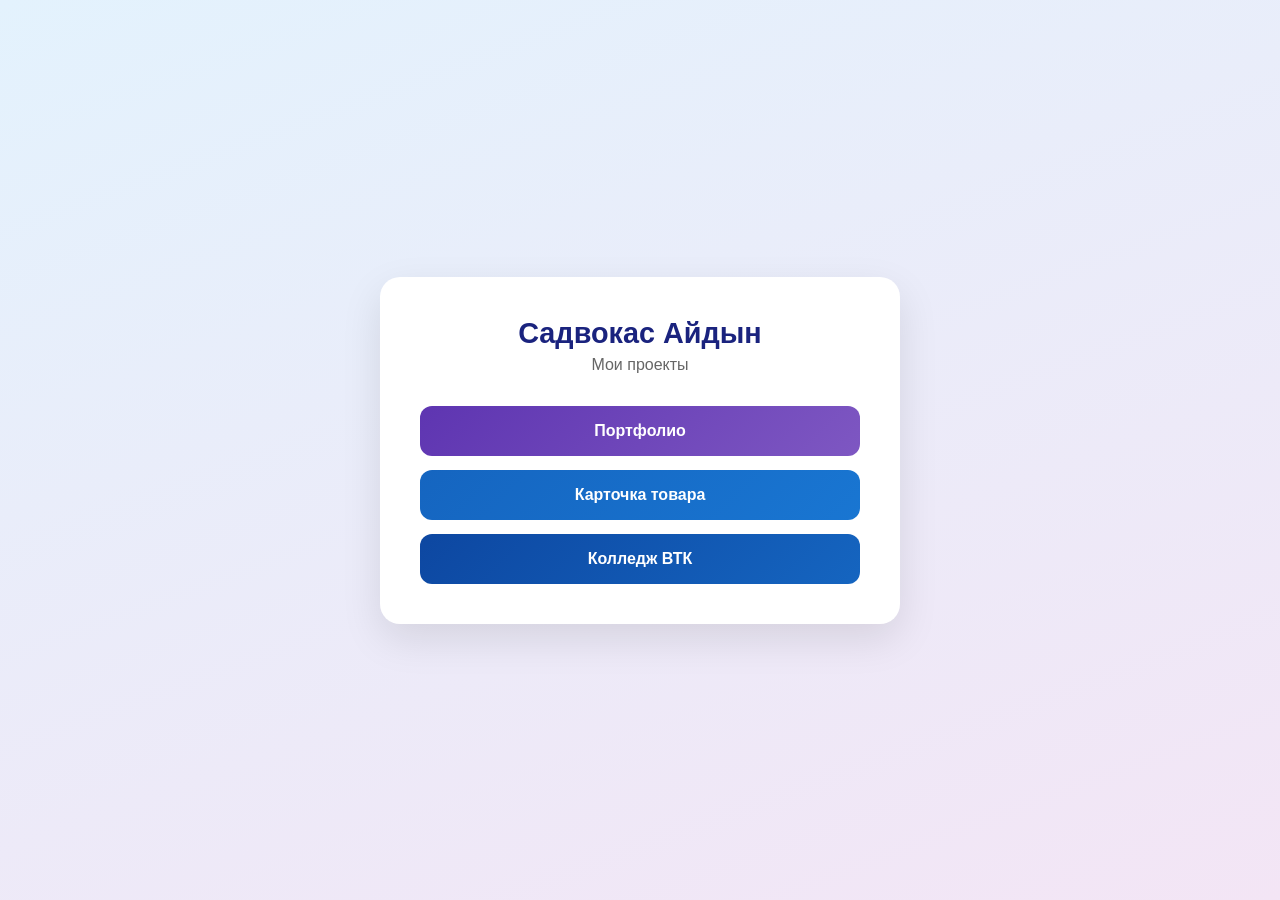
<file: index.html>
<!DOCTYPE html>
<html lang="ru">
<head>
    <meta charset="UTF-8">
    <meta name="viewport" content="width=device-width, initial-scale=1.0">
    <title>Садвокас Айдын</title>
    <style>
        * { margin: 0; padding: 0; box-sizing: border-box; }
        body {
            font-family: 'Segoe UI', Tahoma, Geneva, Verdana, sans-serif;
            background: linear-gradient(160deg, #e3f2fd, #f3e5f5);
            min-height: 100vh;
            display: flex;
            align-items: center;
            justify-content: center;
            padding: 40px 20px;
        }
        .wrapper {
            max-width: 520px;
            width: 100%;
            background: #fff;
            border-radius: 20px;
            padding: 40px;
            box-shadow: 0 15px 40px rgba(0,0,0,0.1);
            text-align: center;
        }
        h1 {
            color: #1a237e;
            margin-bottom: 6px;
            font-size: 1.8rem;
        }
        .subtitle {
            color: #666;
            margin-bottom: 32px;
            font-size: 1rem;
        }
        .links {
            display: flex;
            flex-direction: column;
            gap: 14px;
        }
        a {
            display: block;
            padding: 16px 20px;
            border-radius: 12px;
            text-decoration: none;
            color: #fff;
            font-weight: 600;
            transition: transform 0.25s ease, box-shadow 0.25s ease;
        }
        a:hover {
            transform: translateY(-3px);
            box-shadow: 0 8px 20px rgba(0,0,0,0.15);
        }
        .link1 { background: linear-gradient(135deg, #5e35b1, #7e57c2); }
        .link2 { background: linear-gradient(135deg, #1565c0, #1976d2); }
        .link3 { background: linear-gradient(135deg, #0d47a1, #1565c0); }
    </style>
</head>
<body>
    <div class="wrapper">
        <h1>Садвокас Айдын</h1>
        <p class="subtitle">Мои проекты</p>
        <div class="links">
            <a href="portfolio.html" class="link1">Портфолио</a>
            <a href="product.html" class="link2">Карточка товара</a>
            <a href="college.html" class="link3">Колледж ВТК</a>
        </div>
    </div>
</body>
</html>
</file>
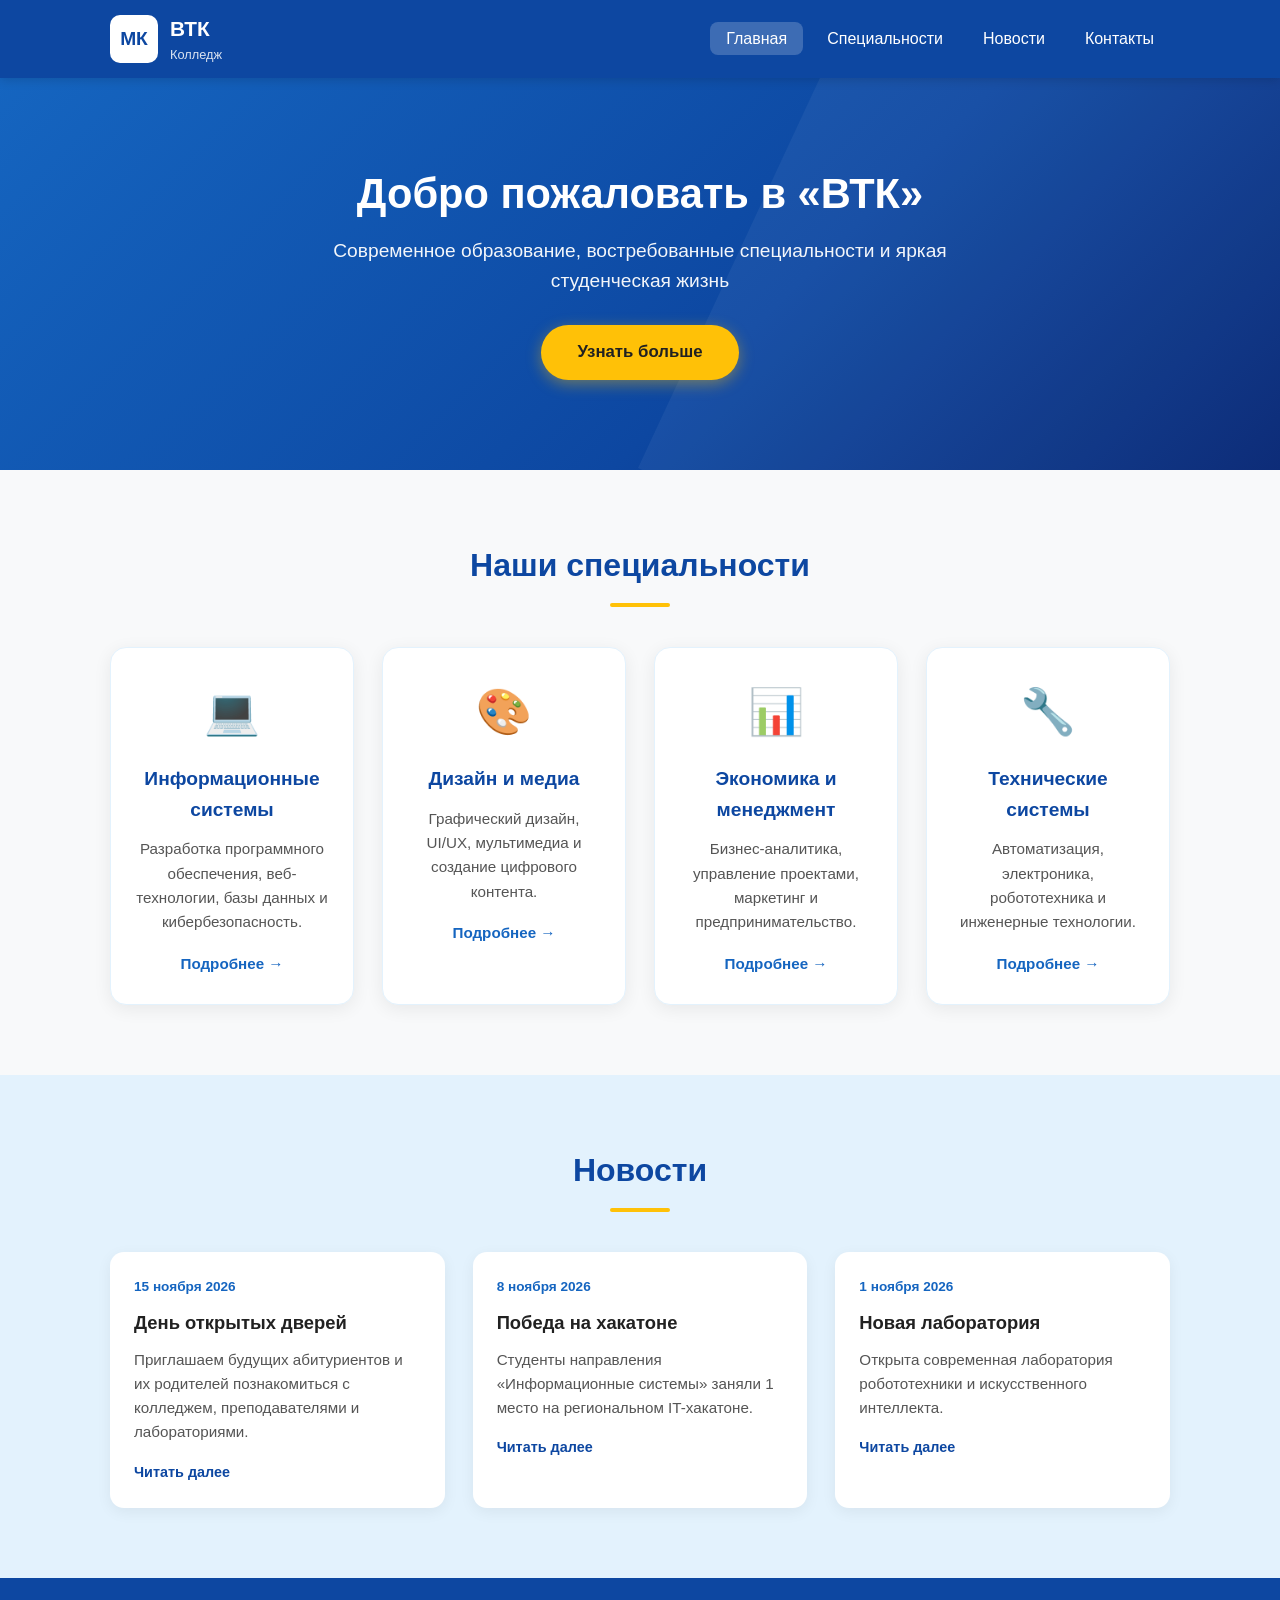
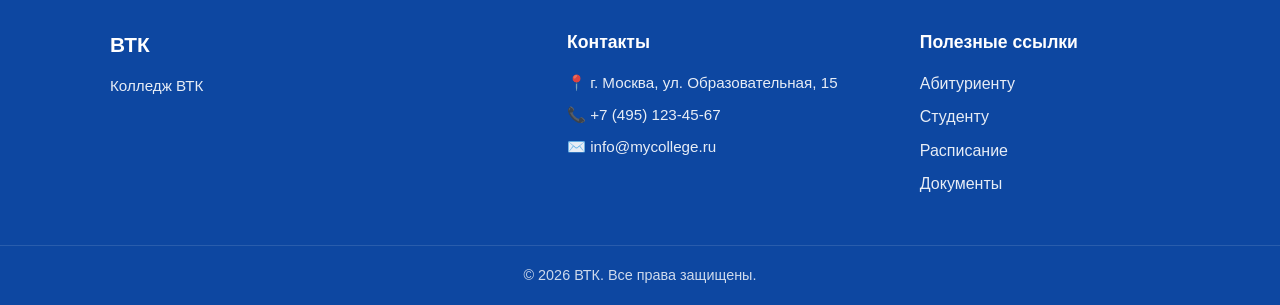
<file: college.html>
<!DOCTYPE html>
<html lang="ru">
<head>
    <meta charset="UTF-8">
    <meta name="viewport" content="width=device-width, initial-scale=1.0">
    <title>ВТК — Главная</title>
    <link rel="stylesheet" href="styles.css">
</head>
<body class="college-page">

    <header class="college-header">
        <div class="header-container">
            <div class="logo">
                <div class="logo-icon">МК</div>
                <div class="logo-text">
                    <span class="college-name">ВТК</span>
                    <span class="college-tagline">Колледж</span>
                </div>
            </div>
            <nav class="main-nav">
                <ul>
                    <li><a href="#home" class="active">Главная</a></li>
                    <li><a href="#specialties">Специальности</a></li>
                    <li><a href="#news">Новости</a></li>
                    <li><a href="#contacts">Контакты</a></li>
                </ul>
            </nav>
            <button class="menu-toggle" aria-label="Открыть меню">☰</button>
        </div>
    </header>

    
    <section class="banner" id="home">
        <div class="banner-content">
            <h1>Добро пожаловать в «ВТК»</h1>
            <p>Современное образование, востребованные специальности и яркая студенческая жизнь</p>
            <a href="#specialties" class="banner-btn">Узнать больше</a>
        </div>
    </section>

    
    <section class="specialties" id="specialties">
        <div class="container">
            <h2 class="section-title">Наши специальности</h2>
            <div class="specialties-grid">
                <article class="specialty-card">
                    <div class="specialty-icon">💻</div>
                    <h3>Информационные системы</h3>
                    <p>Разработка программного обеспечения, веб-технологии, базы данных и кибербезопасность.</p>
                    <a href="#" class="specialty-link">Подробнее →</a>
                </article>
                <article class="specialty-card">
                    <div class="specialty-icon">🎨</div>
                    <h3>Дизайн и медиа</h3>
                    <p>Графический дизайн, UI/UX, мультимедиа и создание цифрового контента.</p>
                    <a href="#" class="specialty-link">Подробнее →</a>
                </article>
                <article class="specialty-card">
                    <div class="specialty-icon">📊</div>
                    <h3>Экономика и менеджмент</h3>
                    <p>Бизнес-аналитика, управление проектами, маркетинг и предпринимательство.</p>
                    <a href="#" class="specialty-link">Подробнее →</a>
                </article>
                <article class="specialty-card">
                    <div class="specialty-icon">🔧</div>
                    <h3>Технические системы</h3>
                    <p>Автоматизация, электроника, робототехника и инженерные технологии.</p>
                    <a href="#" class="specialty-link">Подробнее →</a>
                </article>
            </div>
        </div>
    </section>

    
    <section class="news" id="news">
        <div class="container">
            <h2 class="section-title">Новости</h2>
            <div class="news-grid">
                <article class="news-card">
                    <div class="news-date">15 ноября 2026</div>
                    <h3>День открытых дверей</h3>
                    <p>Приглашаем будущих абитуриентов и их родителей познакомиться с колледжем, преподавателями и лабораториями.</p>
                    <a href="#" class="news-link">Читать далее</a>
                </article>
                <article class="news-card">
                    <div class="news-date">8 ноября 2026</div>
                    <h3>Победа на хакатоне</h3>
                    <p>Студенты направления «Информационные системы» заняли 1 место на региональном IT-хакатоне.</p>
                    <a href="#" class="news-link">Читать далее</a>
                </article>
                <article class="news-card">
                    <div class="news-date">1 ноября 2026</div>
                    <h3>Новая лаборатория</h3>
                    <p>Открыта современная лаборатория робототехники и искусственного интеллекта.</p>
                    <a href="#" class="news-link">Читать далее</a>
                </article>
            </div>
        </div>
    </section>

    
    <footer class="college-footer" id="contacts">
        <div class="container footer-content">
            <div class="footer-about">
                <h3>ВТК</h3>
                <p>Колледж ВТК</p>
            </div>
            <div class="footer-contacts">
                <h4>Контакты</h4>
                <p>📍 г. Москва, ул. Образовательная, 15</p>
                <p>📞 +7 (495) 123-45-67</p>
                <p>✉️ info@mycollege.ru</p>
            </div>
            <div class="footer-links">
                <h4>Полезные ссылки</h4>
                <ul>
                    <li><a href="#">Абитуриенту</a></li>
                    <li><a href="#">Студенту</a></li>
                    <li><a href="#">Расписание</a></li>
                    <li><a href="#">Документы</a></li>
                </ul>
            </div>
        </div>
        <div class="footer-bottom">
            <p>&copy; 2026 ВТК. Все права защищены.</p>
        </div>
    </footer>

    <script>
        
        const menuToggle = document.querySelector('.menu-toggle');
        const mainNav = document.querySelector('.main-nav');
        if (menuToggle) {
            menuToggle.addEventListener('click', () => {
                mainNav.classList.toggle('open');
            });
        }
    </script>
</body>
</html>
</file>
<file: styles.css>
* {
    margin: 0;
    padding: 0;
    box-sizing: border-box;
}

body {
    font-family: 'Segoe UI', Tahoma, Geneva, Verdana, sans-serif;
    line-height: 1.6;
    color: #333;
}

img {
    max-width: 100%;
    display: block;
}

a {
    text-decoration: none;
    color: inherit;
}

ul {
    list-style: none;
}

.container {
    max-width: 1100px;
    margin: 0 auto;
    padding: 0 20px;
}

/* Portfolio */
.portfolio-page {
    background: linear-gradient(135deg, #e0f7fa 0%, #f3e5f5 100%);
    min-height: 100vh;
}

.portfolio-header {
    background: #1a237e;
    color: #fff;
    text-align: center;
    padding: 40px 20px;
    box-shadow: 0 4px 12px rgba(0, 0, 0, 0.15);
}

.portfolio-header h1 {
    font-size: 2.8rem;
    margin-bottom: 8px;
    letter-spacing: 1px;
}

.portfolio-header .subtitle {
    font-size: 1.2rem;
    opacity: 0.9;
}

.portfolio-main {
    max-width: 800px;
    margin: 40px auto;
    padding: 0 20px;
}

.avatar-section {
    text-align: center;
    margin-bottom: 40px;
}

.avatar {
    width: 180px;
    height: 180px;
    border-radius: 50%;
    border: 6px solid #fff;
    box-shadow: 0 8px 25px rgba(26, 35, 126, 0.25);
    margin: 0 auto;
    object-fit: cover;
    transition: transform 0.3s ease, box-shadow 0.3s ease;
}

.avatar:hover {
    transform: scale(1.05);
    box-shadow: 0 12px 35px rgba(26, 35, 126, 0.35);
}

.portfolio-main section {
    background: #fff;
    border-radius: 16px;
    padding: 28px 32px;
    margin-bottom: 28px;
    box-shadow: 0 4px 15px rgba(0, 0, 0, 0.08);
    border: 1px solid #e8eaf6;
}

.portfolio-main h2 {
    color: #1a237e;
    font-size: 1.6rem;
    margin-bottom: 16px;
    padding-bottom: 8px;
    border-bottom: 3px solid #7e57c2;
    display: inline-block;
}

.about p {
    font-size: 1.05rem;
    color: #444;
}

.skills-list,
.hobbies-list {
    padding-left: 8px;
}

.skills-list li,
.hobbies-list li {
    padding: 10px 0;
    border-bottom: 1px dashed #e0e0e0;
    font-size: 1.05rem;
    transition: padding-left 0.25s ease, color 0.25s ease;
}

.skills-list li:last-child,
.hobbies-list li:last-child {
    border-bottom: none;
}

.skills-list li:hover,
.hobbies-list li:hover {
    padding-left: 12px;
    color: #5e35b1;
}

.contact-info p {
    margin-bottom: 10px;
    font-size: 1.05rem;
}

.cta {
    text-align: center;
    background: transparent !important;
    box-shadow: none !important;
    border: none !important;
    padding: 10px 0 !important;
}

.contact-btn {
    background: linear-gradient(135deg, #5e35b1, #7e57c2);
    color: #fff;
    border: none;
    padding: 16px 42px;
    font-size: 1.15rem;
    font-weight: 600;
    border-radius: 50px;
    cursor: pointer;
    box-shadow: 0 6px 20px rgba(94, 53, 177, 0.4);
    transition: all 0.3s ease;
}

.contact-btn:hover {
    transform: translateY(-3px);
    box-shadow: 0 10px 28px rgba(94, 53, 177, 0.55);
    background: linear-gradient(135deg, #7e57c2, #9575cd);
}

.contact-btn:active {
    transform: translateY(0);
}

.portfolio-footer {
    text-align: center;
    padding: 24px;
    color: #666;
    font-size: 0.95rem;
}

/* Product card */
.product-page {
    background: #f0f2f5;
    min-height: 100vh;
    display: flex;
    justify-content: center;
    align-items: center;
    padding: 40px 20px;
}

.product-card {
    display: flex;
    flex-direction: column;
    max-width: 380px;
    background: #fff;
    border-radius: 20px;
    overflow: hidden;
    box-shadow: 0 12px 40px rgba(0, 0, 0, 0.12);
    transition: transform 0.35s ease, box-shadow 0.35s ease;
}

.product-card:hover {
    transform: translateY(-8px);
    box-shadow: 0 20px 50px rgba(0, 0, 0, 0.18);
}

.product-image {
    position: relative;
    height: 240px;
    overflow: hidden;
}

.product-image img {
    width: 100%;
    height: 100%;
    object-fit: cover;
    transition: transform 0.5s ease;
}

.product-card:hover .product-image img {
    transform: scale(1.08);
}

.badge {
    position: absolute;
    top: 16px;
    left: 16px;
    background: #e53935;
    color: #fff;
    font-size: 0.8rem;
    font-weight: 600;
    padding: 6px 14px;
    border-radius: 20px;
}

.product-info {
    padding: 24px;
}

.product-title {
    font-size: 1.45rem;
    color: #212121;
    margin-bottom: 12px;
}

.product-description {
    font-size: 0.95rem;
    color: #666;
    margin-bottom: 20px;
    line-height: 1.5;
}

.product-meta {
    display: flex;
    align-items: baseline;
    gap: 12px;
    margin-bottom: 22px;
}

.price {
    font-size: 1.6rem;
    font-weight: 700;
    color: #2e7d32;
}

.old-price {
    font-size: 1rem;
    color: #999;
    text-decoration: line-through;
}

.buy-btn {
    width: 100%;
    background: #1565c0;
    color: #fff;
    border: none;
    padding: 14px;
    font-size: 1.1rem;
    font-weight: 600;
    border-radius: 12px;
    cursor: pointer;
    transition: background 0.3s ease, transform 0.2s ease;
}

.buy-btn:hover {
    background: #0d47a1;
    transform: scale(1.02);
}

.buy-btn:active {
    transform: scale(0.98);
}

/* College */
.college-page {
    background: #f8f9fa;
}

/* Header */
.college-header {
    background: #0d47a1;
    color: #fff;
    position: sticky;
    top: 0;
    z-index: 100;
    box-shadow: 0 2px 10px rgba(0, 0, 0, 0.15);
}

.header-container {
    max-width: 1100px;
    margin: 0 auto;
    padding: 12px 20px;
    display: flex;
    align-items: center;
    justify-content: space-between;
}

.logo {
    display: flex;
    align-items: center;
    gap: 12px;
}

.logo-icon {
    width: 48px;
    height: 48px;
    background: #fff;
    color: #0d47a1;
    font-weight: 800;
    font-size: 1.2rem;
    border-radius: 10px;
    display: flex;
    align-items: center;
    justify-content: center;
}

.logo-text {
    display: flex;
    flex-direction: column;
}

.college-name {
    font-size: 1.3rem;
    font-weight: 700;
}

.college-tagline {
    font-size: 0.8rem;
    opacity: 0.85;
}

.main-nav ul {
    display: flex;
    gap: 8px;
}

.main-nav a {
    color: #fff;
    padding: 8px 16px;
    border-radius: 8px;
    font-weight: 500;
    transition: background 0.25s ease;
}

.main-nav a:hover,
.main-nav a.active {
    background: rgba(255, 255, 255, 0.2);
}

.menu-toggle {
    display: none;
    background: none;
    border: none;
    color: #fff;
    font-size: 1.8rem;
    cursor: pointer;
}

/* Banner */
.banner {
    background: linear-gradient(135deg, #1565c0 0%, #0d47a1 60%, #002171 100%);
    color: #fff;
    text-align: center;
    padding: 90px 20px;
    position: relative;
    overflow: hidden;
}

.banner::before {
    content: '';
    position: absolute;
    top: -50%;
    right: -20%;
    width: 60%;
    height: 200%;
    background: rgba(255, 255, 255, 0.05);
    transform: rotate(25deg);
}

.banner-content {
    position: relative;
    max-width: 700px;
    margin: 0 auto;
}

.banner h1 {
    font-size: 2.6rem;
    margin-bottom: 16px;
    line-height: 1.25;
}

.banner p {
    font-size: 1.2rem;
    margin-bottom: 28px;
    opacity: 0.95;
}

.banner-btn {
    display: inline-block;
    background: #ffc107;
    color: #212121;
    padding: 14px 36px;
    border-radius: 50px;
    font-weight: 700;
    font-size: 1.05rem;
    transition: all 0.3s ease;
    box-shadow: 0 4px 15px rgba(255, 193, 7, 0.4);
}

.banner-btn:hover {
    background: #ffca28;
    transform: translateY(-3px);
    box-shadow: 0 8px 25px rgba(255, 193, 7, 0.5);
}

/* Specialties */
.specialties {
    padding: 70px 0;
}

.section-title {
    text-align: center;
    font-size: 2rem;
    color: #0d47a1;
    margin-bottom: 40px;
    position: relative;
}

.section-title::after {
    content: '';
    display: block;
    width: 60px;
    height: 4px;
    background: #ffc107;
    margin: 12px auto 0;
    border-radius: 2px;
}

.specialties-grid {
    display: grid;
    grid-template-columns: repeat(auto-fit, minmax(240px, 1fr));
    gap: 28px;
}

.specialty-card {
    background: #fff;
    border-radius: 16px;
    padding: 28px 24px;
    text-align: center;
    box-shadow: 0 4px 18px rgba(0, 0, 0, 0.07);
    border: 1px solid #e3f2fd;
    transition: transform 0.3s ease, box-shadow 0.3s ease;
}

.specialty-card:hover {
    transform: translateY(-6px);
    box-shadow: 0 12px 30px rgba(13, 71, 161, 0.15);
}

.specialty-icon {
    font-size: 2.8rem;
    margin-bottom: 16px;
}

.specialty-card h3 {
    font-size: 1.2rem;
    color: #0d47a1;
    margin-bottom: 12px;
}

.specialty-card p {
    font-size: 0.95rem;
    color: #555;
    margin-bottom: 16px;
}

.specialty-link {
    color: #1565c0;
    font-weight: 600;
    font-size: 0.95rem;
    transition: color 0.25s ease;
}

.specialty-link:hover {
    color: #0d47a1;
}

/* News */
.news {
    padding: 70px 0;
    background: #e3f2fd;
}

.news-grid {
    display: grid;
    grid-template-columns: repeat(auto-fit, minmax(280px, 1fr));
    gap: 28px;
}

.news-card {
    background: #fff;
    border-radius: 14px;
    padding: 24px;
    box-shadow: 0 4px 15px rgba(0, 0, 0, 0.06);
    transition: transform 0.3s ease;
}

.news-card:hover {
    transform: translateY(-4px);
}

.news-date {
    font-size: 0.85rem;
    color: #1565c0;
    font-weight: 600;
    margin-bottom: 10px;
}

.news-card h3 {
    font-size: 1.15rem;
    margin-bottom: 10px;
    color: #212121;
}

.news-card p {
    font-size: 0.95rem;
    color: #555;
    margin-bottom: 14px;
}

.news-link {
    color: #0d47a1;
    font-weight: 600;
    font-size: 0.9rem;
}

.news-link:hover {
    text-decoration: underline;
}

/* Footer */
.college-footer {
    background: #0d47a1;
    color: #fff;
    padding-top: 50px;
}

.footer-content {
    display: grid;
    grid-template-columns: 2fr 1.5fr 1.2fr;
    gap: 40px;
    padding-bottom: 40px;
}

.footer-about h3 {
    font-size: 1.3rem;
    margin-bottom: 12px;
}

.footer-about p {
    opacity: 0.9;
    font-size: 0.95rem;
}

.footer-contacts h4,
.footer-links h4 {
    margin-bottom: 14px;
    font-size: 1.1rem;
}

.footer-contacts p {
    margin-bottom: 8px;
    font-size: 0.95rem;
    opacity: 0.9;
}

.footer-links ul li {
    margin-bottom: 8px;
}

.footer-links a {
    opacity: 0.9;
    transition: opacity 0.25s ease;
}

.footer-links a:hover {
    opacity: 1;
    text-decoration: underline;
}

.footer-bottom {
    border-top: 1px solid rgba(255, 255, 255, 0.15);
    text-align: center;
    padding: 18px;
    font-size: 0.9rem;
    opacity: 0.8;
}

/* Responsive */
@media (max-width: 768px) {
    .portfolio-header h1 {
        font-size: 2.1rem;
    }

    .main-nav {
        display: none;
        position: absolute;
        top: 100%;
        left: 0;
        right: 0;
        background: #0d47a1;
        padding: 16px;
    }

    .main-nav.open {
        display: block;
    }

    .main-nav ul {
        flex-direction: column;
        gap: 4px;
    }

    .menu-toggle {
        display: block;
    }

    .banner h1 {
        font-size: 1.9rem;
    }

    .banner p {
        font-size: 1.05rem;
    }

    .footer-content {
        grid-template-columns: 1fr;
        gap: 30px;
    }

    .product-card {
        max-width: 100%;
    }
}

@media (max-width: 480px) {
    .portfolio-main section {
        padding: 20px;
    }

    .avatar {
        width: 140px;
        height: 140px;
    }

    .contact-btn {
        padding: 14px 32px;
        font-size: 1rem;
    }
}
</file>
